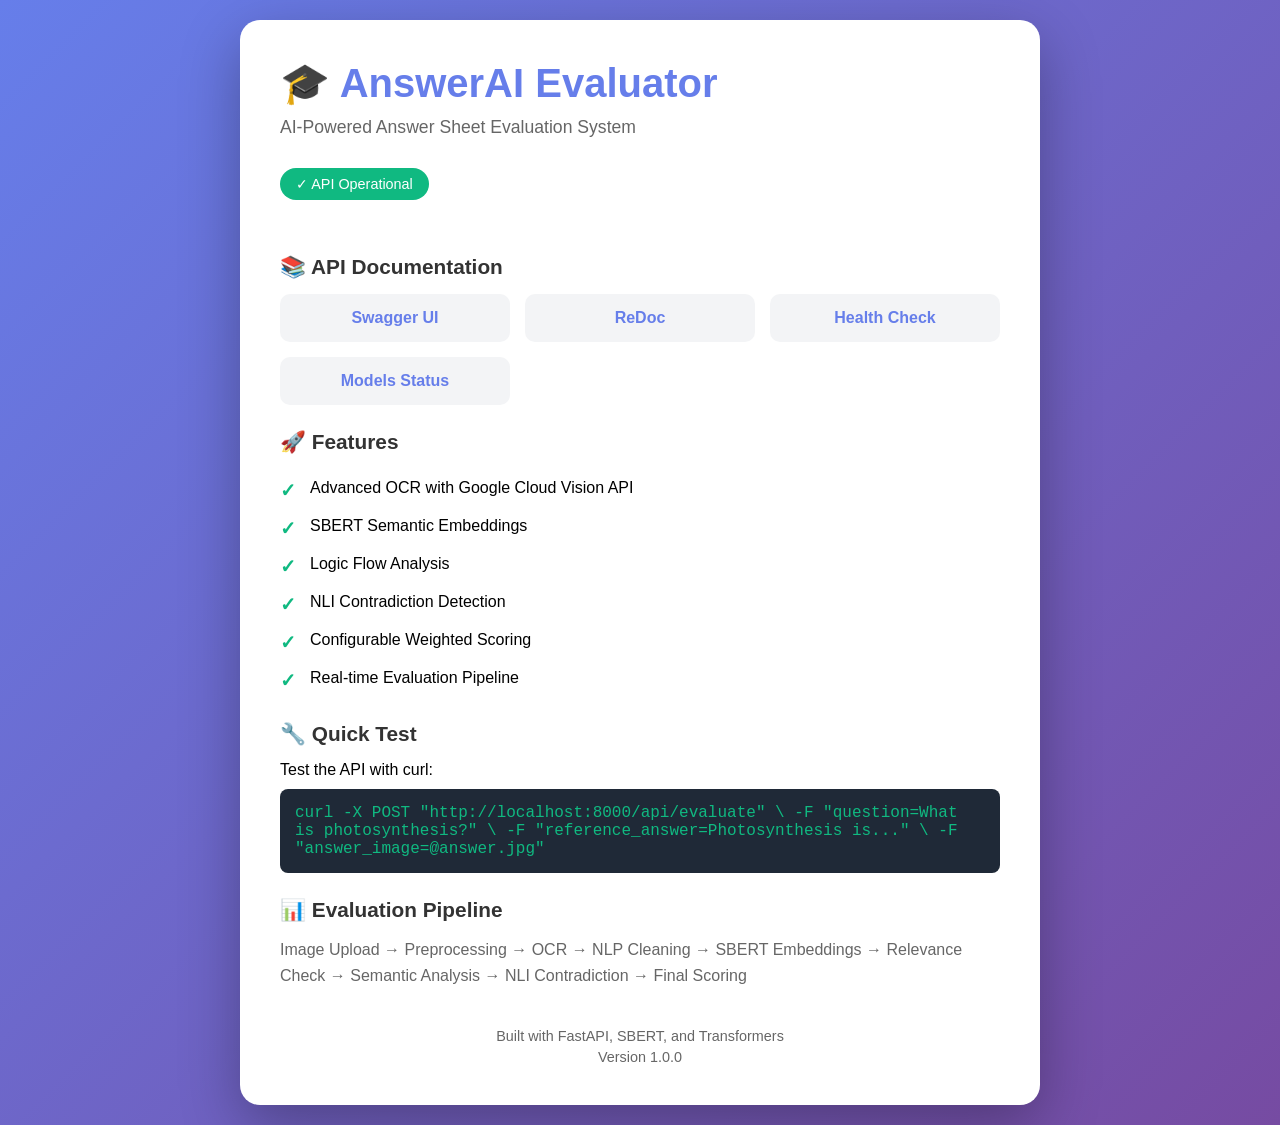
<file: Backend/static/index.html>
<!DOCTYPE html>
<html lang="en">
<head>
    <meta charset="UTF-8">
    <meta name="viewport" content="width=device-width, initial-scale=1.0">
    <title>AnswerAI Evaluator API</title>
    <style>
        * {
            margin: 0;
            padding: 0;
            box-sizing: border-box;
        }
        body {
            font-family: -apple-system, BlinkMacSystemFont, 'Segoe UI', Roboto, Oxygen, Ubuntu, Cantarell, sans-serif;
            background: linear-gradient(135deg, #667eea 0%, #764ba2 100%);
            min-height: 100vh;
            display: flex;
            align-items: center;
            justify-content: center;
            padding: 20px;
        }
        .container {
            background: white;
            border-radius: 20px;
            padding: 40px;
            max-width: 800px;
            box-shadow: 0 20px 60px rgba(0,0,0,0.3);
        }
        h1 {
            color: #667eea;
            margin-bottom: 10px;
            font-size: 2.5em;
        }
        .subtitle {
            color: #666;
            margin-bottom: 30px;
            font-size: 1.1em;
        }
        .status {
            display: inline-block;
            background: #10b981;
            color: white;
            padding: 8px 16px;
            border-radius: 20px;
            font-size: 0.9em;
            margin-bottom: 30px;
        }
        .section {
            margin: 25px 0;
        }
        .section h2 {
            color: #333;
            margin-bottom: 15px;
            font-size: 1.3em;
        }
        .links {
            display: grid;
            grid-template-columns: repeat(auto-fit, minmax(200px, 1fr));
            gap: 15px;
        }
        .link {
            display: block;
            background: #f3f4f6;
            padding: 15px 20px;
            border-radius: 10px;
            text-decoration: none;
            color: #667eea;
            font-weight: 600;
            transition: all 0.3s;
            text-align: center;
        }
        .link:hover {
            background: #667eea;
            color: white;
            transform: translateY(-2px);
            box-shadow: 0 5px 15px rgba(102, 126, 234, 0.4);
        }
        .features {
            list-style: none;
        }
        .features li {
            padding: 10px 0;
            padding-left: 30px;
            position: relative;
        }
        .features li:before {
            content: "✓";
            position: absolute;
            left: 0;
            color: #10b981;
            font-weight: bold;
            font-size: 1.2em;
        }
        .code {
            background: #1f2937;
            color: #10b981;
            padding: 15px;
            border-radius: 8px;
            font-family: 'Courier New', monospace;
            margin: 10px 0;
            overflow-x: auto;
        }
        .footer {
            margin-top: 40px;
            text-align: center;
            color: #666;
            font-size: 0.9em;
        }
    </style>
</head>
<body>
    <div class="container">
        <h1>🎓 AnswerAI Evaluator</h1>
        <p class="subtitle">AI-Powered Answer Sheet Evaluation System</p>
        <div class="status">✓ API Operational</div>

        <div class="section">
            <h2>📚 API Documentation</h2>
            <div class="links">
                <a href="/docs" class="link">Swagger UI</a>
                <a href="/redoc" class="link">ReDoc</a>
                <a href="/health" class="link">Health Check</a>
                <a href="/api/health" class="link">Models Status</a>
            </div>
        </div>

        <div class="section">
            <h2>🚀 Features</h2>
            <ul class="features">
                <li>Advanced OCR with Google Cloud Vision API</li>
                <li>SBERT Semantic Embeddings</li>
                <li>Logic Flow Analysis</li>
                <li>NLI Contradiction Detection</li>
                <li>Configurable Weighted Scoring</li>
                <li>Real-time Evaluation Pipeline</li>
            </ul>
        </div>

        <div class="section">
            <h2>🔧 Quick Test</h2>
            <p style="margin-bottom: 10px;">Test the API with curl:</p>
            <div class="code">
curl -X POST "http://localhost:8000/api/evaluate" \
  -F "question=What is photosynthesis?" \
  -F "reference_answer=Photosynthesis is..." \
  -F "answer_image=@answer.jpg"
            </div>
        </div>

        <div class="section">
            <h2>📊 Evaluation Pipeline</h2>
            <p style="color: #666; line-height: 1.6;">
                Image Upload → Preprocessing → OCR → NLP Cleaning → 
                SBERT Embeddings → Relevance Check → Semantic Analysis → 
                NLI Contradiction → Final Scoring
            </p>
        </div>

        <div class="footer">
            <p>Built with FastAPI, SBERT, and Transformers</p>
            <p style="margin-top: 5px;">Version 1.0.0</p>
        </div>
    </div>
</body>
</html>
</file>
